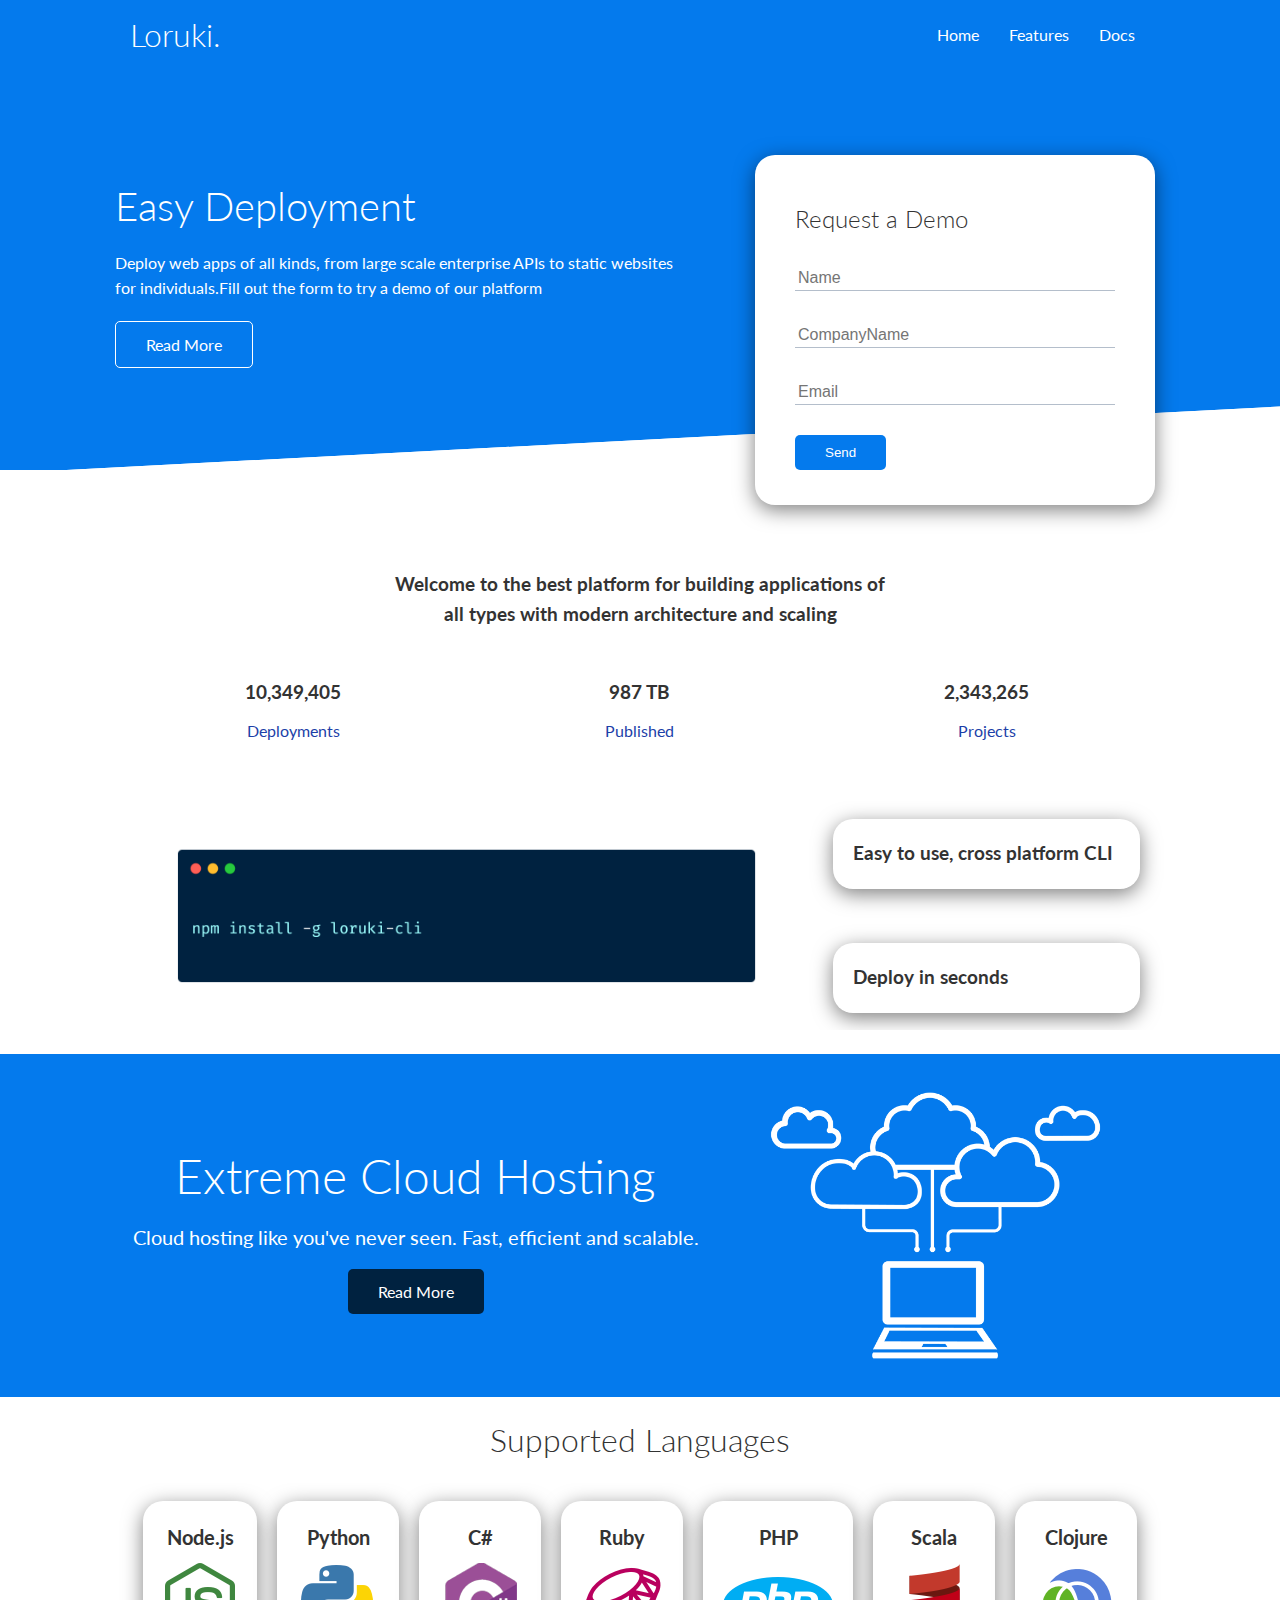
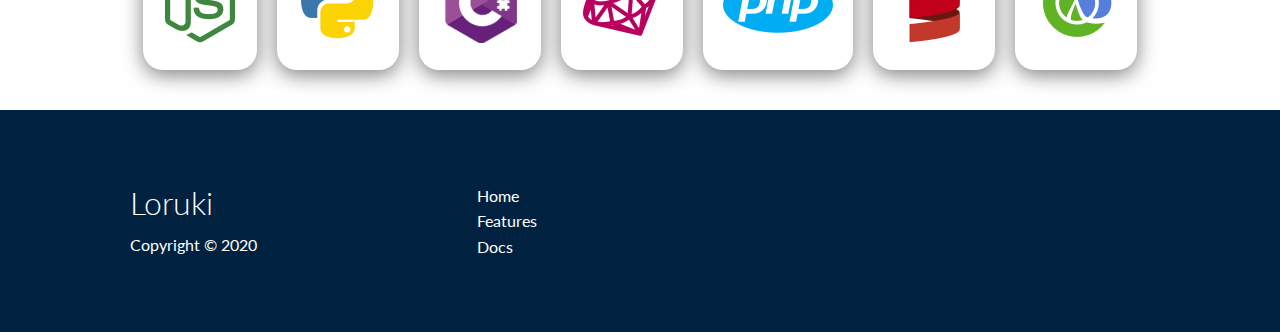
<file: index.html>
<!DOCTYPE html>
<html lang="en">

<head>
    <meta charset="UTF-8">
    <meta name="viewport" content="width=device-width, initial-scale=1.0">
    <link rel="stylesheet" href="https://cdnjs.cloudflare.com/ajax/libs/font-awesome/5.15.1/css/all.min.css"
        integrity="sha512-+4zCK9k+qNFUR5X+cKL9EIR+ZOhtIloNl9GIKS57V1MyNsYpYcUrUeQc9vNfzsWfV28IaLL3i96P9sdNyeRssA=="
        crossorigin="anonymous" />
    <link rel="stylesheet" href="css/utilities.css">
    <link rel="stylesheet" href="css/style.css">

    <title>Loruki | Cloud Hosting For Everyone</title>
</head>

<body>
    <!-- Navbar, This will hold the logo and the menu or the navigation -->
    <div class="navbar">
        <div class="container flex">
            <h1 id="logo">Loruki.</h1>
            <nav>
                <ul>
                    <li><a href="index.html">Home</a></li>
                    <li><a href="features.html">Features</a></li>
                    <li><a href="docs.html">Docs</a></li>
                </ul>
            </nav>
        </div>
    </div>

    <!-- Showcase -->
    <section class="showcase">
        <div class="container grid">
            <div class="showcase-text">
                <h1>Easy Deployment</h1>
                <p>Deploy web apps of all kinds, from large scale enterprise APIs to static websites for
                    individuals.Fill out the form to try a demo of our platform</p>
                <a href="features.html" class="btn btn-outline">Read More</a>
            </div>
            <div class="showcase-form card">
                <h2>Request a Demo</h2>
                <form>
                    <div class="form-control">
                        <input type="text" name="name" placeholder="Name" required>
                    </div>
                    <div class="form-control">
                        <input type="text" name="company" placeholder="CompanyName" required>
                    </div>
                    <div class="form-control">
                        <input type="email" name="email" placeholder="Email" required>
                    </div>
                    <input type="submit" value="Send" class="btn btn-primary">
                </form>
            </div>
        </div>
    </section>
    <!-- Stats -->
    <section class="stats">
        <div class="container">
            <h3 class="stats-heading text-centre my-1">
                Welcome to the best platform for building applications of all types with modern architecture and scaling
            </h3>
            <div class="grid grid-3 text-centre my-4">
                <div>
                    <i class="fas fa-server fa-3x"></i>
                    <h3>10,349,405</h3>
                    <p class="text-secondary">Deployments</p>
                </div>
                <div>
                    <i class="fas fa-upload fa-3x"></i>
                    <h3>987 TB</h3>
                    <p class="text-secondary">Published</p>
                </div>
                <div>
                    <i class="fas fa-project-diagram fa-3x"></i>
                    <h3>2,343,265</h3>
                    <p class="text-secondary">Projects</p>
                </div>
            </div>
        </div>
    </section>
    <!-- Cli -->
    <section class="cli">
        <div class="container grid">
            <img src="images/cli.png" alt="">
            <div class="card">
                <h3>Easy to use, cross platform CLI</h3>
            </div>
            <div class="card">
                <h3>Deploy in seconds</h3>
            </div>
        </div>
    </section>
    <!-- Cloud  -->
    <section class="cloud bg-primary my-2 py-2">
        <div class="container grid">
            <div class="text-centre">
                <h2 class="lg">Extreme Cloud Hosting</h2>
                <p class="lead my-1">
                    Cloud hosting like you've never seen. Fast, efficient and scalable.
                </p>
                <a href="features.html" class="btn btn-dark">Read More</a>
            </div>
            <img src="images/cloud.png" alt="">
        </div>
    </section>
    <!-- Languages -->
    <section class="languages">
        <h2 class="md text-centre my-2">
            Supported Languages
        </h2>
        <div class="container flex">
            <div class="card">
                <h4>Node.js</h4>
                <img src="images/logos/node.png" alt="">
            </div>
            <div class="card">
                <h4>Python</h4>
                <img src="images/logos/python.png" alt="">
            </div>
            <div class="card">
                <h4>C#</h4>
                <img src="images/logos/csharp.png" alt="">
            </div>
            <div class="card">
                <h4>Ruby</h4>
                <img src="images/logos/ruby.png" alt="">
            </div>
            <div class="card">
                <h4>PHP</h4>
                <img src="images/logos/php.png" alt="">
            </div>
            <div class="card">
                <h4>Scala</h4>
                <img src="images/logos/scala.png" alt="">
            </div>
            <div class="card">
                <h4>Clojure</h4>
                <img src="images/logos/clojure.png" alt="">
            </div>
        </div>
    </section>
    <!-- Footer -->
    <footer class="footer bg-dark py-5">
        <div class="container grid grid-3">
            <div>
                <h1>
                    Loruki
                </h1>
                <p>Copyright &copy; 2020</p>
            </div>
            <nav>
                <ul>
                    <li><a href="index.html">Home</a></li>
                    <li><a href="features.html">Features</a></li>
                    <li><a href="docs.html">Docs</a></li>
                </ul>
            </nav>
            <div class="social">
                <a href="https://github.com/arghanath007"><i class="fab fa-github fa-2x"></i></a>
                <a href="https://twitter.com/ARGHANath2000"><i class="fab fa-twitter fa-2x"></i></a>
                <a href="https://www.reddit.com/user/argha_007"><i class="fab fa-reddit fa-2x"></i></a>
                <a href="https://www.instagram.com/johathanwick007/"><i class="fab fa-instagram fa-2x"></i></a>
            </div>
        </div>
    </footer>
</body>

</html>
</file>
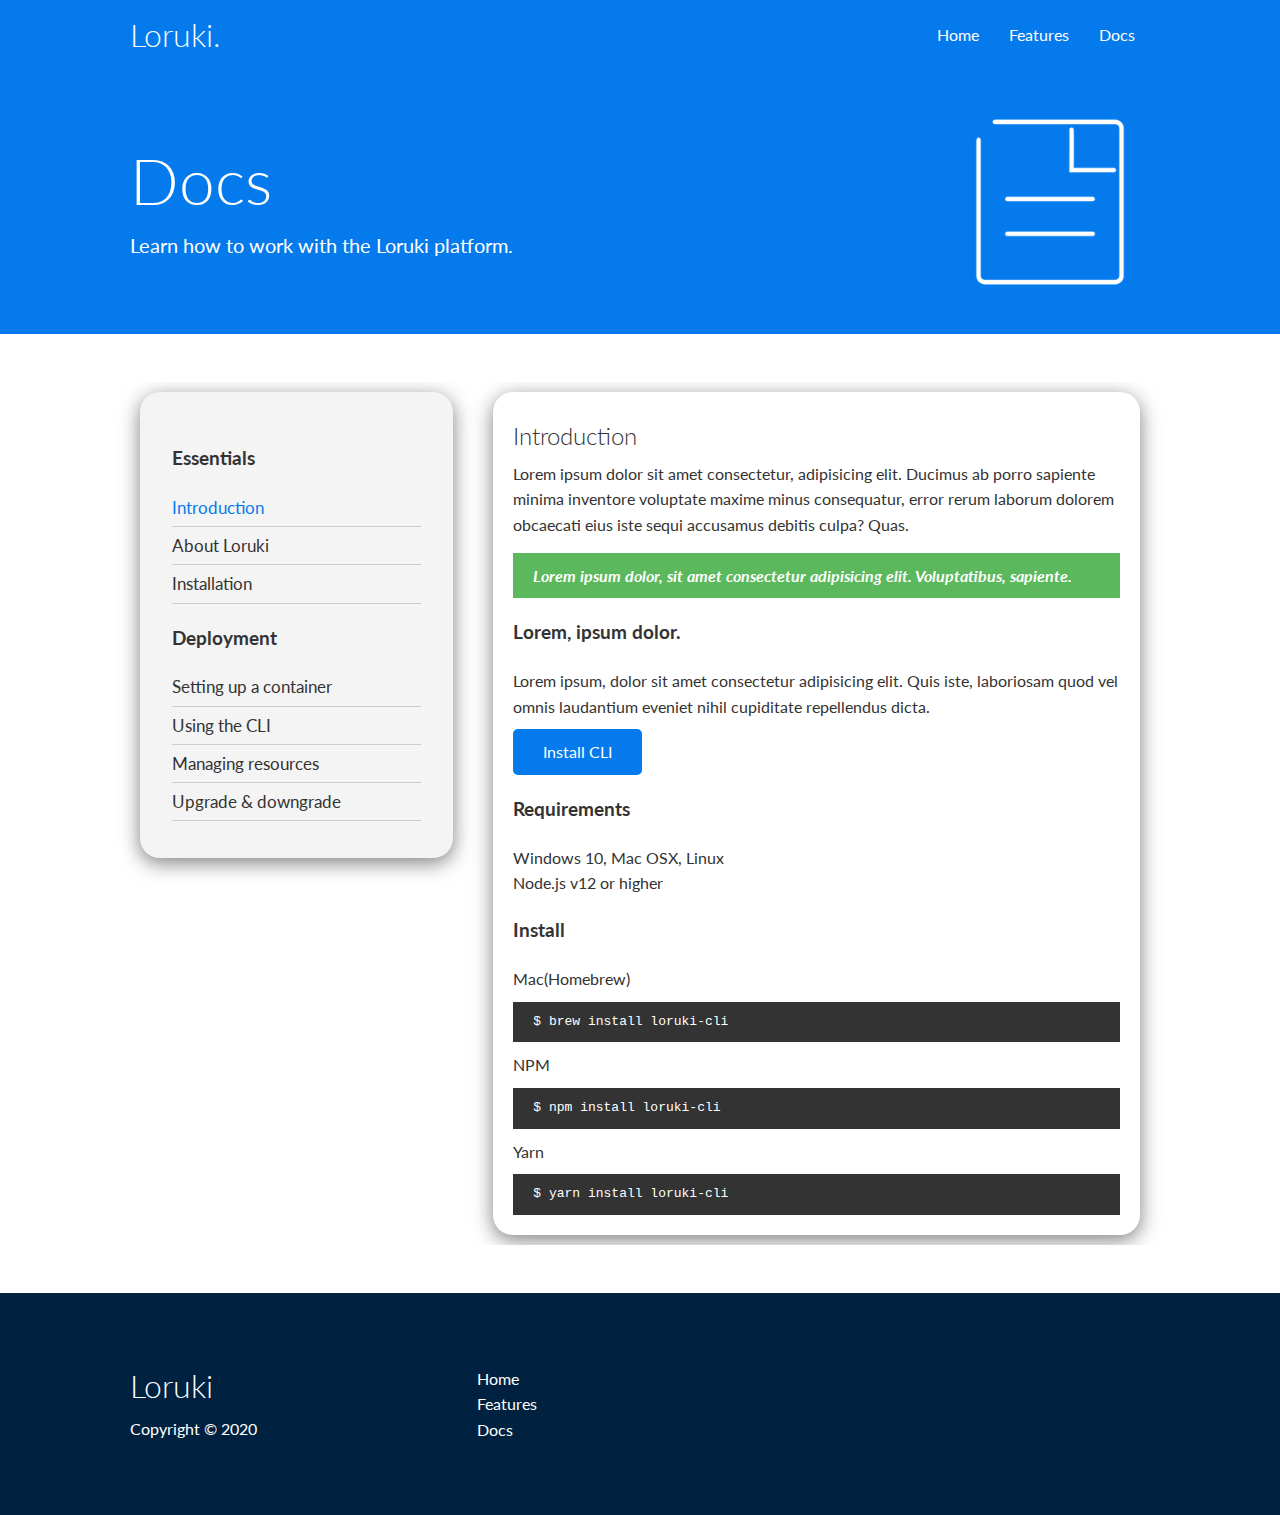
<file: docs.html>
<!DOCTYPE html>
<html lang="en">

<head>
    <meta charset="UTF-8">
    <meta name="viewport" content="width=device-width, initial-scale=1.0">
    <link rel="stylesheet" href="https://cdnjs.cloudflare.com/ajax/libs/font-awesome/5.15.1/css/all.min.css"
        integrity="sha512-+4zCK9k+qNFUR5X+cKL9EIR+ZOhtIloNl9GIKS57V1MyNsYpYcUrUeQc9vNfzsWfV28IaLL3i96P9sdNyeRssA=="
        crossorigin="anonymous" />
    <link rel="stylesheet" href="css/utilities.css">
    <link rel="stylesheet" href="css/style.css">
    <title>Loruki | Cloud Hosting For Everyone</title>
</head>

<body>
    <!-- Navbar -->
    <div class="navbar">
        <div class="container flex">
            <h1 class="logo">Loruki.</h1>
            <nav>
                <ul>
                    <li><a href="index.html">Home</a></li>
                    <li><a href="features.html">Features</a></li>
                    <li><a href="docs.html">Docs</a></li>
                </ul>
            </nav>
        </div>
    </div>
    <!-- Head -->
    <section class="features-head bg-primary py-3">
        <div class="container grid">
            <div>
                <h1 class="xl">Docs</h1>
                <p class="lead">
                    Learn how to work with the Loruki platform.
                </p>
            </div>
            <img src="images/docs.png" alt="">
        </div>
    </section>

    <!-- Docs Main -->
    <section class="docs-main my-4">
        <div class="container grid">
            <div class="card bg-light p-3">
                <h3 class="my-2">Essentials</h3>
                <nav>
                    <ul>
                        <li><a class="text-primary" href="#">Introduction</a></li>
                        <li><a href="#">About Loruki</a></li>
                        <li><a href="#">Installation</a></li>
                    </ul>
                </nav>

                <h3 class="my-2">Deployment</h3>
                <nav>
                    <ul>
                        <li><a href="#">Setting up a container</a></li>
                        <li><a href="#">Using the CLI</a></li>
                        <li><a href="#">Managing resources</a></li>
                        <li><a href="#">Upgrade & downgrade</a></li>
                    </ul>
                </nav>
            </div>
            <div class="card">
                <h2>Introduction</h2>
                <p>Lorem ipsum dolor sit amet consectetur, adipisicing elit. Ducimus ab porro sapiente minima inventore
                    voluptate maxime minus consequatur, error rerum laborum dolorem obcaecati eius iste sequi accusamus
                    debitis culpa? Quas.</p>
                <div class="alert alert-success">
                    <i class="fas fa-info">Lorem ipsum dolor, sit amet consectetur adipisicing elit. Voluptatibus,
                        sapiente.</i>
                </div>
                <h3>Lorem, ipsum dolor.</h3>
                <p>Lorem ipsum, dolor sit amet consectetur adipisicing elit. Quis iste, laboriosam quod vel omnis
                    laudantium eveniet nihil cupiditate repellendus dicta.</p>
                <a href="#" class="btn btn-primary">Install CLI</a>

                <h3>Requirements</h3>
                <ul>
                    <li>Windows 10, Mac OSX, Linux</li>
                    <li>Node.js v12 or higher</li>
                </ul>
                <h3>Install</h3>
                <p>Mac(Homebrew)</p>
                <pre><code>$ brew install loruki-cli</code></pre>
                <p>NPM</p>
                <pre><code>$ npm install loruki-cli</code></pre>
                <p>Yarn</p>
                <pre><code>$ yarn install loruki-cli</code></pre>

            </div>
        </div>
    </section>

    <!-- Footer -->
    <footer class="footer bg-dark py-5">
        <div class="container grid grid-3">
            <div>
                <h1>Loruki
                </h1>
                <p>Copyright &copy; 2020</p>
            </div>
            <nav>
                <ul>
                    <li><a href="index.html">Home</a></li>
                    <li><a href="features.html">Features</a></li>
                    <li><a href="docs.html">Docs</a></li>
                </ul>
            </nav>
            <div class="social">
                <a href="#"><i class="fab fa-github fa-2x"></i></a>
                <a href="#"><i class="fab fa-facebook fa-2x"></i></a>
                <a href="#"><i class="fab fa-instagram fa-2x"></i></a>
                <a href="#"><i class="fab fa-twitter fa-2x"></i></a>
            </div>
        </div>
    </footer>
</body>

</html>
</file>
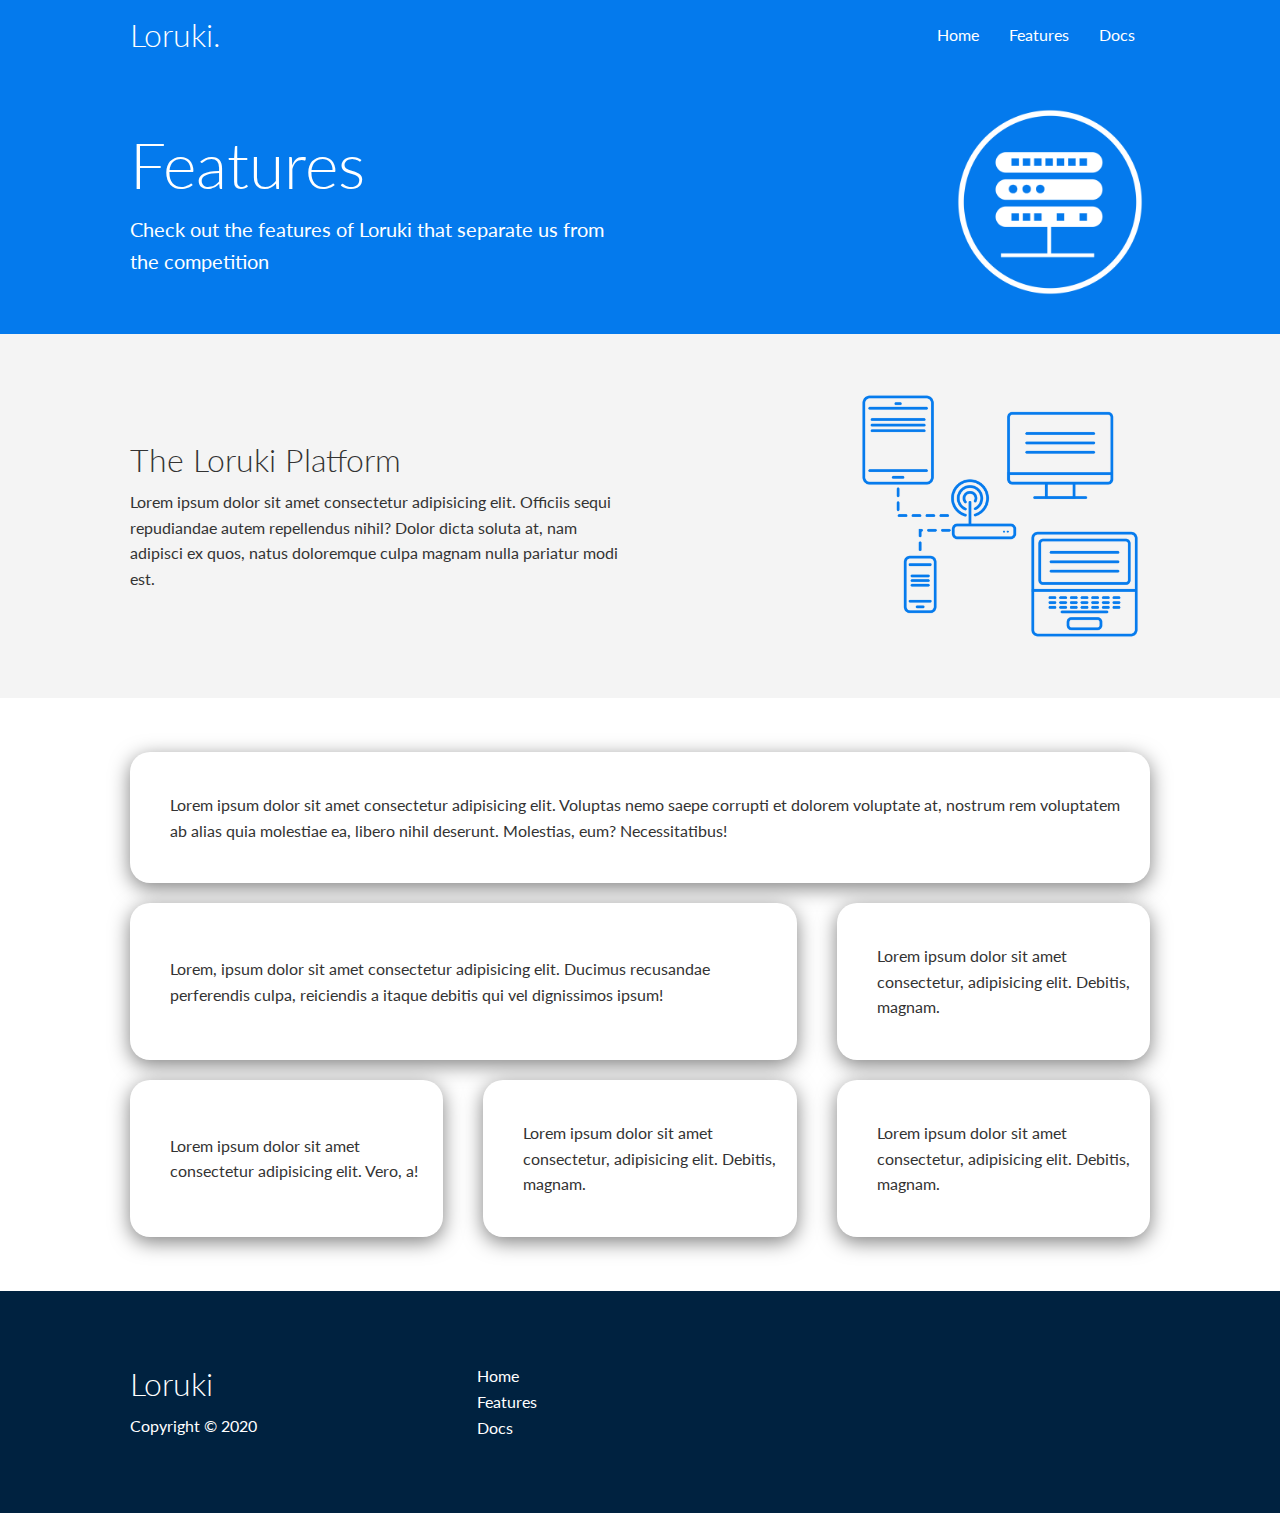
<file: features.html>
<!DOCTYPE html>
<html lang="en">

<head>
    <meta charset="UTF-8">
    <meta name="viewport" content="width=device-width, initial-scale=1.0">
    <link rel="stylesheet" href="https://cdnjs.cloudflare.com/ajax/libs/font-awesome/5.15.1/css/all.min.css"
        integrity="sha512-+4zCK9k+qNFUR5X+cKL9EIR+ZOhtIloNl9GIKS57V1MyNsYpYcUrUeQc9vNfzsWfV28IaLL3i96P9sdNyeRssA=="
        crossorigin="anonymous" />
    <link rel="stylesheet" href="css/utilities.css">
    <link rel="stylesheet" href="css/style.css">
    <title>Loruki | Cloud Hosting For Everyone</title>
</head>

<body>
    <!-- Navbar -->
    <div class="navbar">
        <div class="container flex">
            <h1 class="logo">Loruki.</h1>
            <nav>
                <ul>
                    <li><a href="index.html">Home</a></li>
                    <li><a href="features.html">Features</a></li>
                    <li><a href="docs.html">Docs</a></li>
                </ul>
            </nav>
        </div>
    </div>
    <!-- Head -->
    <section class="features-head bg-primary py-3">
        <div class="container grid">
            <div>
                <h1 class="xl">Features</h1>
                <p class="lead">
                    Check out the features of Loruki that separate us from the
                    competition
                </p>
            </div>
            <img src="images/server.png" alt="">
        </div>
    </section>
    <!-- Sub Head -->
    <section class="features-sub-head bg-light py-3">
        <div class="container grid">
            <div>
                <h1 class="md">The Loruki Platform</h1>
                <p>
                    Lorem ipsum dolor sit amet consectetur adipisicing elit. Officiis sequi repudiandae autem
                    repellendus nihil? Dolor dicta soluta at, nam adipisci ex quos, natus doloremque culpa magnam
                    nulla pariatur modi est.
                </p>
            </div>
            <img src="images/server2.png" alt="">
        </div>
        </div>
    </section>

    <section class="features-main my-2">
        <div class="container grid grid-3">
            <div class="card flex">
                <i class="fas fa-server fa-3x"></i>
                <p>Lorem ipsum dolor sit amet consectetur adipisicing elit. Voluptas nemo saepe corrupti et dolorem
                    voluptate at, nostrum rem voluptatem ab alias quia molestiae ea, libero nihil deserunt. Molestias,
                    eum?
                    Necessitatibus!</p>
            </div>
            <div class="card flex">
                <i class="fas fa-network-wired fa-3x"></i>
                <p>
                    Lorem, ipsum dolor sit amet consectetur adipisicing elit. Ducimus
                    recusandae perferendis culpa, reiciendis a itaque debitis qui vel
                    dignissimos ipsum!
                </p>
            </div>
            <div class="card flex">
                <i class="fas fa-laptop-code fa-3x"></i>
                <p>
                    Lorem ipsum dolor sit amet consectetur, adipisicing elit. Debitis,
                    magnam.
                </p>
            </div>
            <div class="card flex">
                <i class="fas fa-database fa-3x"></i>
                <p>
                    Lorem ipsum dolor sit amet consectetur adipisicing elit. Vero, a!
                </p>
            </div>
            <div class="card flex">
                <i class="fas fa-power-off fa-3x"></i>
                <p>
                    Lorem ipsum dolor sit amet consectetur, adipisicing elit. Debitis,
                    magnam.
                </p>
            </div>
            <div class="card flex">
                <i class="fas fa-upload fa-3x"></i>
                <p>
                    Lorem ipsum dolor sit amet consectetur, adipisicing elit. Debitis,
                    magnam.
                </p>
            </div>
        </div>
    </section>

    <!-- Footer -->
    <footer class="footer bg-dark py-5">
        <div class="container grid grid-3">
            <div>
                <h1>Loruki
                </h1>
                <p>Copyright &copy; 2020</p>
            </div>
            <nav>
                <ul>
                    <li><a href="index.html">Home</a></li>
                    <li><a href="features.html">Features</a></li>
                    <li><a href="docs.html">Docs</a></li>
                </ul>
            </nav>
            <div class="social">
                <a href="#"><i class="fab fa-github fa-2x"></i></a>
                <a href="#"><i class="fab fa-facebook fa-2x"></i></a>
                <a href="#"><i class="fab fa-instagram fa-2x"></i></a>
                <a href="#"><i class="fab fa-twitter fa-2x"></i></a>
            </div>
        </div>
    </footer>
</body>

</html>
</file>
<file: css/utilities.css>
.container{
    max-width: 1100px;
    margin: 0 auto; /* Top and bottom is 0, left and right is auto which means it is in the middle of the screen */
    overflow: auto; /* This is to remove the space that is happening due to the 10px margin the heading has. */
    padding: 0 40px; /* Top and bottom is 0, left and right had 40px of padding*/
}

.card{
    background-color: #fff;
    border-radius: 20px;
    color: #333;
    box-shadow: 0 5px 20px rgba(0,0,0,0.5);  /*Horizontal offset is 0,vertical offset is 3px, blurr is 10px and the color is rgba.*/
    padding: 20px;
    margin: 10px;
}

.btn{
    display: inline-block; /*This is applied to both buttons and Links and by default both buttons and links are inline.*/
    padding: 10px 30px;
    cursor: pointer;
    background: var(--primary-color);
    color: #fff;
    border: none;
    border-radius: 5px;
}

.btn-outline{
    background: transparent;
    border: 1px #fff solid;
}

.btn:hover{
    transform: scale(.80);
}

/* Backgrounds and colored buttons */

.bg-primary, .btn-primary{
    background: var(--primary-color);
    color: #fff;
}

.bg-secondary, .btn-secondary{
    background: var(--secondary-color);
    color: #fff;
}

.bg-dark, .btn-dark{
    background: var(--dark-color);
    color: #fff;
}

.bg-light, .btn-light{
    background: var(--light-color);
    color: #333;
}

.bg-primary a, .btn-primary a,.bg-secondary a, .btn-secondary a,.bg-dark a, .btn-dark a{
    color: #fff;
}
/* Text Colors */

.text-primary {
  color: var(--primary-color);
}

.text-secondary {
  color: var(--secondary-color);
}

.text-dark {
  color: var(--dark-color);
}

.text-light {
  color: var(--light-color);
}

/* Tex-sizes */
.lead{
    /* Used mainly in paragraphs */
    font-size: 20px;
}

.sm{
    font-size: 1rem;
}

.md{
    font-size: 2rem;
}

.lg{
    font-size: 3rem;
}

.xl{
    font-size: 4rem;
}

.text-centre{
    text-align: center;
}

/*   Alert */ 
.alert {
  background-color: var(--light-color);
  padding: 10px 20px;
  font-weight: bold;
  margin: 15px 0;
}

.alert i {
  margin-right: 10px;
}

.alert-success {
  background-color: var(--success-color);
  color: #fff;
}

.alert-error {
    /* For if some sort of error shows up. */
  background-color: var(--error-color);
  color: #fff;
}

.flex{
    display: flex;
    justify-content: center; /*This pertains to the main axis which is row or horizontal here */
    align-items: center; /*This pertains to the cross axis which is the column or vertical here */
    height: 100%;
}

.grid{
    display: grid; /*Here, this doesn't automatically turn into a row like it happens in flexbox but we have to add another property to make it a row which is the "grid-template-columns" property of grid .*/
    grid-template-columns: repeat(2,1fr);  /* grid-template-columns: 1fr 1fr; It is used to define how wide we want each columns now. Here, the grid class turns the "container grid" class into a grid  container and each direct element or item here is a grid item so both the "showcase-text" and "showcase-form card" classes are grid items now and we want both of them to be in a row. So here we define how wide we want these. We dont use pixels here, we can use percentages or fr(fractions) here. */
    gap: 20px;/* To give space in between the elements that are present within the row in this case here.*/
    justify-content: center; /* horizontal Alignment or main */
    align-items: center;/* Vertical Alignment or cross, But they are not vertically aligned as there is no height on the "grid" class, so we need to give it some height. */
    height: 100%;
}

.grid-3{
    grid-template-columns: repeat(3,1fr); 
}

/* Margins */

.my-1{
    margin: 1rem 0;
}

.my-2{
    margin: 1.5rem 0;
}

.my-3{
    margin: 2rem 0;
}

.my-4{
    margin: 3rem 0;
}

.my-5{
    margin: 4rem 0;
}

/* These are for all the way around margins meaning covering all of the directions left,right,top, bottom. */
.m-1{
    margin: 1rem;
}

.m-2{
    margin: 1.5rem;
}

.m-3{
    margin: 2rem;
}

.m-4{
    margin: 3rem;
}

.m-5{
    margin: 4rem;
}

/* Paddings */

.py-1{
    padding: 1rem 0;
}

.py-2{
    padding: 1.5rem 0;
}

.py-3{
    padding: 2rem 0;
}

.py-4{
    padding: 3rem 0;
}

.py-5{
    padding: 4rem 0;
}

/* These are for all the way around paddings meaning covering all of the directions left,right,top, bottom. */
.p-1{
    padding: 1rem;
}

.p-2{
    padding: 1.5rem;
}

.p-3{
    padding: 2rem;
}

.p-4{
    padding: 3rem;
}

.p-5{
    padding: 4rem;
}
</file>
<file: css/style.css>
@import url('https://fonts.googleapis.com/css2?family=Lato:wght@300&display=swap');


/**/
:root{
    --primary-color: #047aed;
    --secondary-color: #1c3fa8;
    --dark-color: #002240;
    --light-color: #f4f4f4;
    --success-color: #5cb85c;
    --error-color: #d9534f;

}

*{
    box-sizing: border-box;
    padding: 0;
    margin: 0;
}

body{
    font-family: 'Lato', sans-serif;
    color: #333;
    line-height: 1.6; /* For increasing some space or gap between the lines */
}

ul{
    list-style-type: none; /* For removing any of the bullet points that maybe present */
}

a{
    text-decoration: none;  /* For removing the underlines from the links  */
    color: #333;
}

h1,h2{
    font-weight: 300; /*This will make the font a bit less bold */
    line-height: 1.2;
    margin: 10px 0; /* Top and bottom is 10px but left and right is 0px */
}

p{
     margin: 10px 0; /* To make sure that the paragraphs are distinguishable from each other */
}

img{
    width: 100%; /* This will keep the images within their containers. Even if it is a large image it is not going to bust out of it's container, it is going to take the 100% of the container. */
}

code,pre{
    background: #333;
    color: #fff;
    padding: 10px;
}

/* Navbar Styles */
.navbar{
    background-color: var(--primary-color);
    color: #fff;
    height: 70px;
}

.navbar ul{
    display: flex; /*All of the links are lined up in a row horizontally*/
}

.navbar a{
    color: #fff;
    /*Too break up the links and make them separate to each other*/
    padding: 10px;
    margin: 0 5px;
}

.navbar a:hover {
  border-bottom: 2px #fff solid;
}


.navbar .flex{
    justify-content: space-between; /*This means that if the flex class is within the navbar then put justify content as space-between.*/
}
/* Showcase */
.showcase{
    height: 400px;
    background-color: var(--primary-color);
    color: #fff;
    position: relative;  /*So that if we want to position anything absolute within it we can */
}

.showcase h1{
    font-size: 40px;
}

.showcase p{
    margin: 20px 0;
}

.showcase .grid{
    overflow: visible;
    grid-template-columns: 55% 45%;
    gap: 30px;
}

.showcase-text {
  animation: slideInFromLeft 1s ease-in;
}
.showcase-form{
    position: relative;
    top: 60px;
    height: 350px;
    width: 400px;
    padding: 40px;
    z-index: 100;
    justify-self: flex-end;
    animation: slideInFromRight 1s ease-in;
}

.showcase-form .form-control{
    margin: 30px 0;
}

.showcase-form input[type='text'],
.showcase-form input[type='email']{
    border: 0;
    border-bottom: 1px solid #b4becb;
    width: 100%;
    padding: 3px;
    font-size: 16px;
}

.showcase-form input:focus{
    outline: none;
}

.showcase::before,
.showcase::after {
  content: '';
  position: absolute;
  height: 100px;
  bottom: -70px;
  right: 0;
  left: 0;
  background: #fff;
  transform: skewY(-3deg);
  -webkit-transform: skewY(-3deg);
  -moz-transform: skewY(-3deg);
  -ms-transform: skewY(-3deg);
}

/* Stats */

.stats{
    padding-top: 100px;
    animation: slideInFromBottom 1s ease-in;
}

.stats-heading{
    max-width: 500px; /* To squeeze it in, make it more compact*/
    margin: auto; /*To make it centered within the container*/
}

/* Cli */
.cli .grid{
    grid-template-columns: repeat(3,1fr);
    grid-template-rows: repeat(2,1fr);
}

/* We want the first item so we will say, anything that is the first child. It means that under cli grid whatever the first child is will be selected. In case here is the image. */
.cli .grid > *:first-child{
    grid-column: 1/ span 2; /*Here we want the column to go from 1 and span to 2 columns*/
    grid-row: 1/ span 2;/*Here we want the row to go from 1 and span to 2 rows*/
}

/* Cloud */
.cloud .grid{
    grid-template-columns: 4fr 3fr;
}

/*Languages*/

.languages .flex{
    flex-wrap: wrap; /*This is given so that whenever the browser is resized then the cards also move down as the size decreases to make the cards a bit more responsive to the resizing of the browser.*/
}

.languages .card{
    text-align: center;
    margin: 18px 10px 40px; 
    transition: transform 0.2s ease-out;  /*To give some sort of transition to the transform so that it goes slowly and smoothly instead of flicking upwards without the transition applied.*/
}

.languages .card h4{
    font-size: 20px;
    margin-bottom: 10px;
}

.languages .card:hover{
    transform: translateY(-15px); /*translateY() moves it along the Y-axis and we want the cards to move up so we use a negative value to move them up. If the value was positive then the cards would have moved down. */
}

/* Features */

.features-head img, .docs-head img{
    width: 200px;
    justify-self: flex-end;
}

.features-sub-head img{
    width: 300px;
    justify-self: flex-end;
}

.features-main .card > i{
     margin-right: 20px; /*This will put some spacing between the icon and the paragraphs or writing. */
}

.features-main .grid{
    padding: 30px;
}

.features-main .grid > *:first-child{
    /* This means the first child of the grid will be spanning from 1 column to 3 columns */
    grid-column: 1/ span 3; 
}

.features-main .grid > *:nth-child(2){
    /* This means the nth child of the grid will be spanning from 1 column to 2 columns */
    grid-column: 1/ span 2; 
}

/* Docs */
.docs-main h3{
    margin: 20px 0;
}

.docs-main .grid{
    grid-template-columns: 1fr 2fr;
    align-items: flex-start;
}

.docs-main nav li{
    font-size: 17px;
    padding-bottom: 5px;
    margin-bottom: 5px;
    border-bottom: 1px #ccc solid;
}

.docs-main a:hover{
    font-weight: bold;
}

/* Footer */

.footer .social a{
    margin: 0 10px;
}

/* Animations */
@keyframes slideInFromLeft {
  0% {
      /* This basically means it will start off the screen from the left. */
    transform: translateX(-100%);
  }

  100% {
      /* This means it will end up in it's normal position. */
    transform: translateX(0);
  }
}

@keyframes slideInFromRight {
  0% {
      /* This basically means it will start off the screen from the right. */
    transform: translateX(100%);
  }

  100% {
      /* This means it will end up in it's normal position. */
    transform: translateX(0);
  }
}

@keyframes slideInFromTop {
  0% {
     /* This basically means it will start off the screen from the top. */
    transform: translateY(-100%);
  }

  100% {
      /* This means it will end up in it's normal position. */
    transform: translateX(0);
  }
}

@keyframes slideInFromBottom {
  0% {
    /* This basically means it will start off the screen from the bottom. */
    transform: translateY(100%);
  }

  100% {
    /* This means it will end up in it's normal position. */
    transform: translateX(0);
  }
}

/* Tablets and under */
@media (max-width: 768px) {
  .grid,
  .showcase .grid,
  .stats .grid,
  .cli .grid,
  .cloud .grid,
  .features-main .grid,
  .docs-main .grid {
      /* This is do that that all of these are taking only 1 space worth of column size and 1 size worth of row size wherever row is used. */
    grid-template-columns: 1fr; 
    grid-template-rows: 1fr;
  }

  .showcase {
      /* As the size of the browser is reduced the height of the showcase class should increase but initially it is fixed to 400px so here it is set to auto so that whenever the size of the screen is reduced or increased then the showcase class would take up the amount of the container.  */
    height: auto; 
  }

  .showcase-text {
    text-align: center;
     margin-top: 40px; /*To push it down a little bit */
    animation: slideInFromTop 1s ease-in;
  }

  .showcase-form {
     justify-self: center;/* "justify-content" is used either on a flex box container or a grid container and it justifies all of the elements inside. "justify-self" is put on an actual flex or grid item to justify that item only.   */
    margin: auto;
    animation: slideInFromBottom 1s ease-in;
  }

  .cli .grid > *:first-child {
    grid-column: 1;
    grid-row: 1;
  }

  .features-head,
  .features-sub-head,
  .docs-head {
    text-align: center;
  }

  .features-head img,
  .features-sub-head img,
  .docs-head img {
    justify-self: center;
  }

  .features-main .grid > *:first-child,
  .features-main .grid > *:nth-child(2) {
      /* These were initially spanning to 3 or 2 columns and now the span is set to 1. */
    grid-column: 1;
  }
}

/* Mobile */
@media (max-width: 500px) {
  .navbar {
    height: 110px;
  }

  .navbar .flex {
    flex-direction: column; /*In navbar, We had a class called flex and it is a row by default and we are setting it to a column here. It will put the Logo and the Nav on top of each other.   */
  }

  .navbar ul {
    padding: 10px;
    background-color: rgba(0, 0, 0, 0.1);  /* To give it a transparent background*/
  }
  
  .showcase-form {
    width: 300px;
  }
}
</file>
